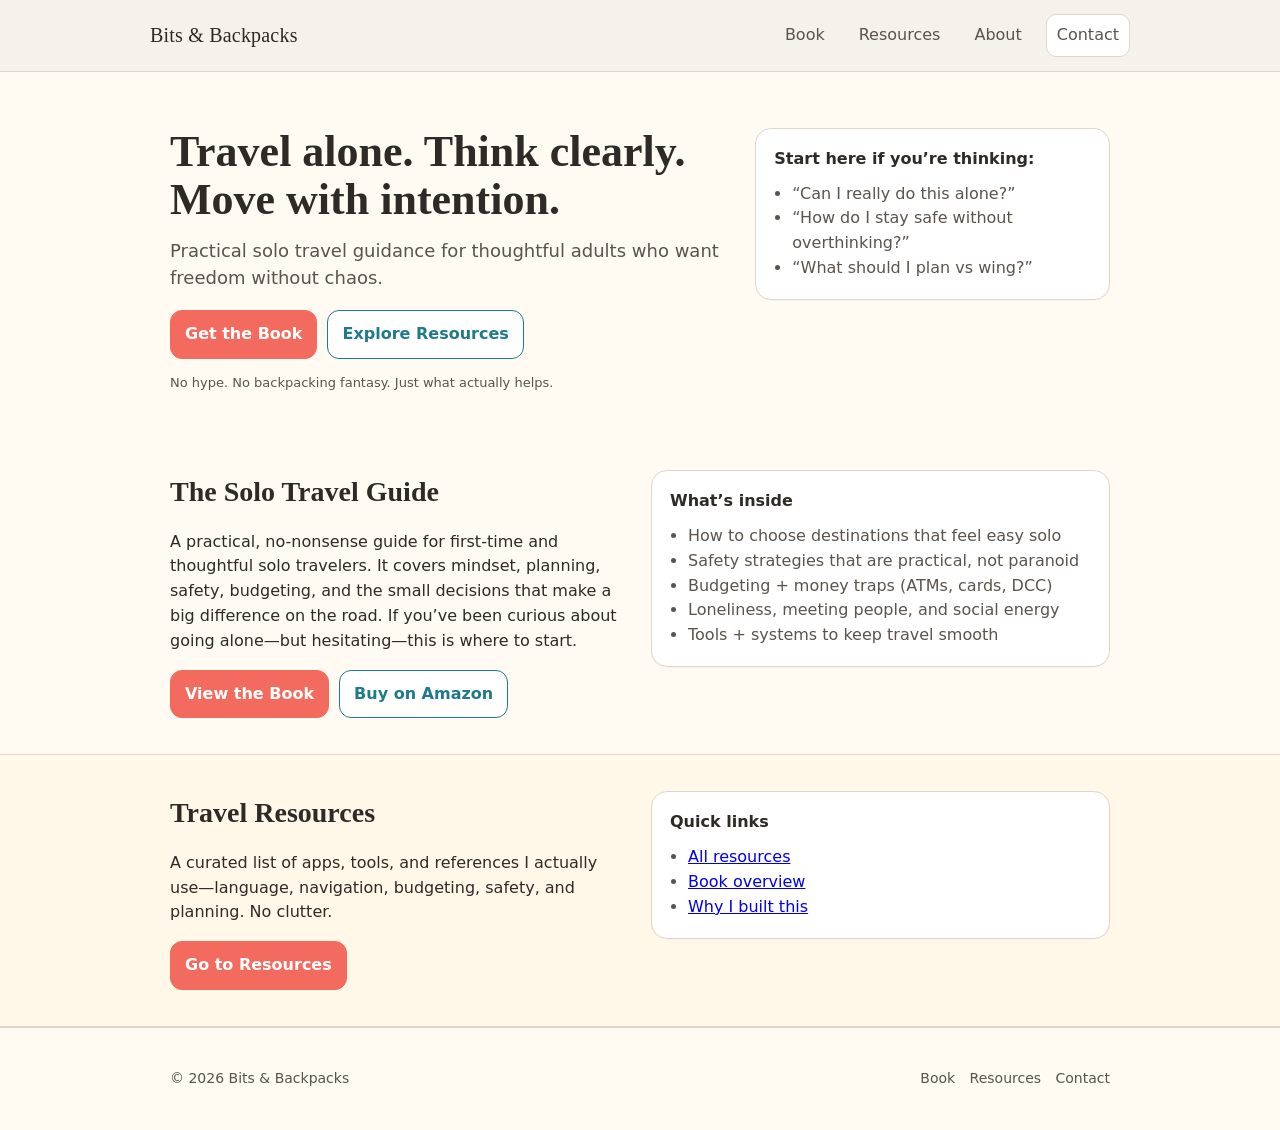
<file: index.html>
<!doctype html>
<html lang="en">
<head>
  <meta charset="utf-8" />
  <meta name="viewport" content="width=device-width, initial-scale=1" />
  <title>Bits & Backpacks | Practical Solo Travel</title>
  <meta name="description" content="Practical solo travel guidance for thoughtful adults—mindset, planning, safety, budgeting, and tools that actually help." />
  <link rel="stylesheet" href="styles.css" />
</head>

<body>
  <header class="site-header">
    <div class="container header-inner">
      <a class="brand" href="index.html">Bits &amp; Backpacks</a>

      <nav class="nav">
        <a href="book.html">Book</a>
        <a href="resources.html">Resources</a>
        <a href="about.html">About</a>
        <a href="contact.html" class="nav-cta">Contact</a>
      </nav>
    </div>
  </header>

  <main>
    <!-- HERO -->
    <section class="hero">
      <div class="container hero-inner">
        <div class="hero-copy">
          <h1>Travel alone. Think clearly. Move with intention.</h1>
          <p class="lead">
            Practical solo travel guidance for thoughtful adults who want freedom without chaos.
          </p>

          <div class="cta-row">
            <a class="btn btn-primary" href="book.html">Get the Book</a>
            <a class="btn btn-ghost" href="resources.html">Explore Resources</a>
          </div>

          <p class="fineprint">
            No hype. No backpacking fantasy. Just what actually helps.
          </p>
        </div>

        <div class="hero-card">
          <div class="card">
            <h3>Start here if you’re thinking:</h3>
            <ul>
              <li>“Can I really do this alone?”</li>
              <li>“How do I stay safe without overthinking?”</li>
              <li>“What should I plan vs wing?”</li>
            </ul>
          </div>
        </div>
      </div>
    </section>

    <!-- BOOK HIGHLIGHT -->
    <section class="section">
      <div class="container split">
        <div>
          <h2>The Solo Travel Guide</h2>
          <p>
            A practical, no-nonsense guide for first-time and thoughtful solo travelers. It covers mindset,
            planning, safety, budgeting, and the small decisions that make a big difference on the road.
            If you’ve been curious about going alone—but hesitating—this is where to start.
          </p>

          <div class="cta-row">
            <a class="btn btn-primary" href="book.html">View the Book</a>
            <!-- Replace # with your Amazon link when live -->
            <a class="btn btn-ghost" href="https://a.co/d/01X7CnLh" target="_blank" rel="noopener">Buy on Amazon</a>
          </div>

        </div>

        <div class="card">
          <h3>What’s inside</h3>
          <ul>
            <li>How to choose destinations that feel easy solo</li>
            <li>Safety strategies that are practical, not paranoid</li>
            <li>Budgeting + money traps (ATMs, cards, DCC)</li>
            <li>Loneliness, meeting people, and social energy</li>
            <li>Tools + systems to keep travel smooth</li>
          </ul>
        </div>
      </div>
    </section>

    <!-- RESOURCES TEASER -->
    <section class="section section-muted">
      <div class="container split">
        <div>
          <h2>Travel Resources</h2>
          <p>
            A curated list of apps, tools, and references I actually use—language, navigation, budgeting,
            safety, and planning. No clutter.
          </p>
          <a class="btn btn-primary" href="resources.html">Go to Resources</a>
        </div>

        <div class="card">
          <h3>Quick links</h3>
          <ul>
            <li><a href="resources.html">All resources</a></li>
            <li><a href="book.html">Book overview</a></li>
            <li><a href="about.html">Why I built this</a></li>
          </ul>
        </div>
      </div>
    </section>
  </main>

  <footer class="site-footer">
    <div class="container footer-inner">
      <p>© <span id="year"></span> Bits &amp; Backpacks</p>
      <div class="footer-links">
        <a href="book.html">Book</a>
        <a href="resources.html">Resources</a>
        <a href="contact.html">Contact</a>
      </div>
    </div>
  </footer>

  <script>
    document.getElementById("year").textContent = new Date().getFullYear();
  </script>
</body>
</html>
</file>
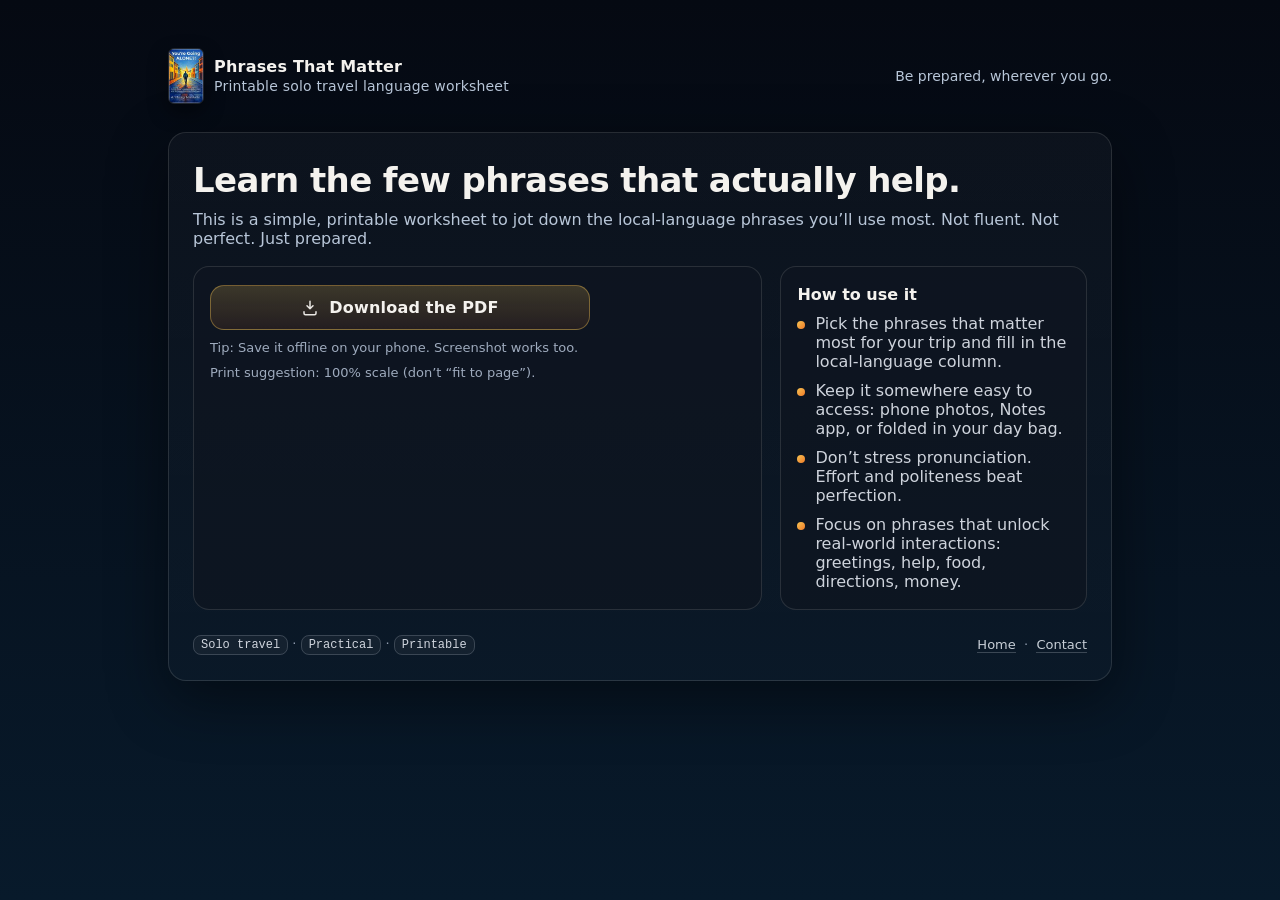
<file: phrases/index.html>
<!doctype html>
<html lang="en">
  <head>
    <meta charset="utf-8" />
    <meta name="viewport" content="width=device-width,initial-scale=1" />
    <meta
      name="description"
      content="Printable solo travel worksheet: Phrases That Matter."
    />
    <title>Phrases That Matter — Printable Worksheet</title>
    <style>
      :root {
        /* Cover-matched dark theme */
        --bg: #081a2b; /* deep navy */
        --card: #0f2b4a; /* card navy */
        --text: #f4f2ee; /* off-white */
        --muted: #b8c6d8; /* muted blue-gray */
        --line: rgba(244, 242, 238, 0.12);

        --accent: #f6c453; /* gold */
        --accent2: #f07a28; /* sunset orange */
        --accentBlue: #2a7fd6; /* sky blue */
        --accentBlue2: #1e5aa8; /* cobalt */
      }

      * {
        box-sizing: border-box;
      }
      html,
      body {
        height: 100%;
      }
      body {
        margin: 0;
        font-family:
          ui-sans-serif,
          system-ui,
          -apple-system,
          Segoe UI,
          Roboto,
          Arial,
          "Apple Color Emoji",
          "Segoe UI Emoji";
        color: var(--text);
        background: linear-gradient(180deg, #050912 0%, var(--bg) 100%);
      }
      a {
        color: inherit;
      }
      .wrap {
        max-width: 980px;
        margin: 0 auto;
        padding: 48px 18px 64px;
      }
      header {
        display: flex;
        align-items: center;
        justify-content: space-between;
        gap: 16px;
        margin-bottom: 28px;
      }
      .brand {
        display: flex;
        align-items: center;
        gap: 10px;
        letter-spacing: 0.2px;
      }
      .mark {
        height: 56px; /* control height only */
        width: auto; /* let width scale naturally */
        border-radius: 6px;
        display: block;
        box-shadow: 0 8px 20px rgba(0, 0, 0, 0.45);
        border: 1px solid rgba(244, 242, 238, 0.12);
      }
      .mark:before {
        content: none;
      }
      .brand strong {
        font-weight: 650;
      }
      .small {
        color: var(--muted);
        font-size: 14px;
        white-space: nowrap;
      }
      .hero {
        border: 1px solid var(--line);
        background: linear-gradient(
          180deg,
          rgba(255, 255, 255, 0.03),
          rgba(255, 255, 255, 0.015)
        );
        border-radius: 18px;
        padding: 28px 24px;
        box-shadow: 0 18px 60px rgba(0, 0, 0, 0.45);
        overflow: hidden;
        position: relative;
      }
      h1 {
        margin: 0 0 10px 0;
        font-size: 34px;
        letter-spacing: -0.6px;
        line-height: 1.15;
        color: #f4f2ee;
      }
      p {
        margin: 0 0 14px 0;
        color: var(--muted);
      }
      .grid {
        display: grid;
        grid-template-columns: 1.3fr 0.7fr;
        gap: 18px;
        margin-top: 18px;
      }
      @media (max-width: 860px) {
        .grid {
          grid-template-columns: 1fr;
        }
        header {
          flex-direction: column;
          align-items: flex-start;
        }
        .small {
          white-space: normal;
        }
      }
      .card {
        border: 1px solid var(--line);
        background: rgba(15, 22, 32, 0.72);
        border-radius: 16px;
        padding: 18px 16px;
      }
      .cta {
        display: flex;
        flex-direction: column;
        gap: 10px;
      }
      .btn {
        display: inline-flex;
        align-items: center;
        justify-content: center;
        gap: 10px;
        padding: 12px 14px;
        border-radius: 14px;
        border: 1px solid rgba(246, 196, 83, 0.38);
        background: linear-gradient(
          180deg,
          rgba(246, 196, 83, 0.2),
          rgba(240, 122, 40, 0.1)
        );

        text-decoration: none;
        font-weight: 650;
        letter-spacing: 0.2px;
        transition:
          transform 0.12s ease,
          background 0.12s ease,
          border-color 0.12s ease;
        width: 100%;
        max-width: 380px;
      }
      .btn:hover {
        transform: translateY(-1px);
        border-color: rgba(246, 196, 83, 0.6);
        box-shadow: 0 0 20px rgba(246, 196, 83, 0.25);
      }
      .btn:active {
        transform: translateY(0px);
      }
      .btn svg {
        width: 18px;
        height: 18px;
        opacity: 0.95;
      }
      .meta {
        font-size: 13px;
        color: rgba(167, 179, 198, 0.95);
      }
      .list {
        margin: 10px 0 0 0;
        padding: 0;
        list-style: none;
        display: grid;
        gap: 10px;
      }
      .list li {
        display: flex;
        gap: 10px;
        align-items: flex-start;
        color: rgba(233, 238, 246, 0.88);
      }
      .dot {
        margin-top: 7px;
        width: 8px;
        height: 8px;
        border-radius: 999px;
        background: linear-gradient(135deg, var(--accent), var(--accent2));
        flex: 0 0 auto;
      }
      footer {
        margin-top: 26px;
        color: rgba(167, 179, 198, 0.85);
        font-size: 13px;
        display: flex;
        flex-wrap: wrap;
        gap: 10px 18px;
        align-items: center;
        justify-content: space-between;
      }
      .links a {
        color: rgba(233, 238, 246, 0.85);
        text-decoration: none;
        border-bottom: 1px solid rgba(233, 238, 246, 0.22);
      }
      .links a:hover {
        border-bottom-color: rgba(246, 196, 83, 0.65);
      }
      .kbd {
        font-family:
          ui-monospace, SFMono-Regular, Menlo, Monaco, Consolas,
          "Liberation Mono", "Courier New", monospace;
        border: 1px solid rgba(233, 238, 246, 0.18);
        background: rgba(255, 255, 255, 0.04);
        padding: 2px 7px;
        border-radius: 8px;
        color: rgba(233, 238, 246, 0.88);
        font-size: 12px;
      }
    </style>
  </head>

  <body>
    <div class="wrap">
      <header>
        <div class="brand" aria-label="Site brand">
          <img
            class="mark"
            src="./cover-thumb.jpg"
            alt="You're Going Alone book cover thumbnail"
          />

          <div>
            <strong>Phrases That Matter</strong><br />
            <span class="small">Printable solo travel language worksheet</span>
          </div>
        </div>
        <div class="small">Be prepared, wherever you go.</div>
      </header>

      <main class="hero">
        <h1>Learn the few phrases that actually help.</h1>
        <p>
          This is a simple, printable worksheet to jot down the local-language
          phrases you’ll use most. Not fluent. Not perfect. Just prepared.
        </p>

        <div class="grid" role="region" aria-label="Download and instructions">
          <section class="card cta" aria-label="Download section">
            <a class="btn" href="./Phrases_That_Matter_Printable.pdf" download>
              <svg viewBox="0 0 24 24" fill="none" aria-hidden="true">
                <path
                  d="M12 3v10m0 0 4-4m-4 4-4-4"
                  stroke="currentColor"
                  stroke-width="2"
                  stroke-linecap="round"
                  stroke-linejoin="round"
                />
                <path
                  d="M4 17v2a2 2 0 0 0 2 2h12a2 2 0 0 0 2-2v-2"
                  stroke="currentColor"
                  stroke-width="2"
                  stroke-linecap="round"
                />
              </svg>
              Download the PDF
            </a>
            <div class="meta">
              Tip: Save it offline on your phone. Screenshot works too.
            </div>
            <div class="meta">
              Print suggestion: 100% scale (don’t “fit to page”).
            </div>
          </section>

          <section class="card" aria-label="How to use">
            <strong>How to use it</strong>
            <ul class="list">
              <li>
                <span class="dot" aria-hidden="true"></span
                ><span
                  >Pick the phrases that matter most for your trip and fill in
                  the local-language column.</span
                >
              </li>
              <li>
                <span class="dot" aria-hidden="true"></span
                ><span
                  >Keep it somewhere easy to access: phone photos, Notes app, or
                  folded in your day bag.</span
                >
              </li>
              <li>
                <span class="dot" aria-hidden="true"></span
                ><span
                  >Don’t stress pronunciation. Effort and politeness beat
                  perfection.</span
                >
              </li>
              <li>
                <span class="dot" aria-hidden="true"></span
                ><span
                  >Focus on phrases that unlock real-world interactions:
                  greetings, help, food, directions, money.</span
                >
              </li>
            </ul>
          </section>
        </div>

        <footer>
          <div>
            <span class="kbd">Solo travel</span> ·
            <span class="kbd">Practical</span> ·
            <span class="kbd">Printable</span>
          </div>
          <div class="links">
            <a href="./" aria-label="Reload page">Home</a>
            &nbsp;·&nbsp;
            <a
              href="mailto:AnthonyM@bitsandbackpacks.com"
              aria-label="Contact email"
              >Contact</a
            >
          </div>
        </footer>
      </main>
    </div>
  </body>
</html>
</file>
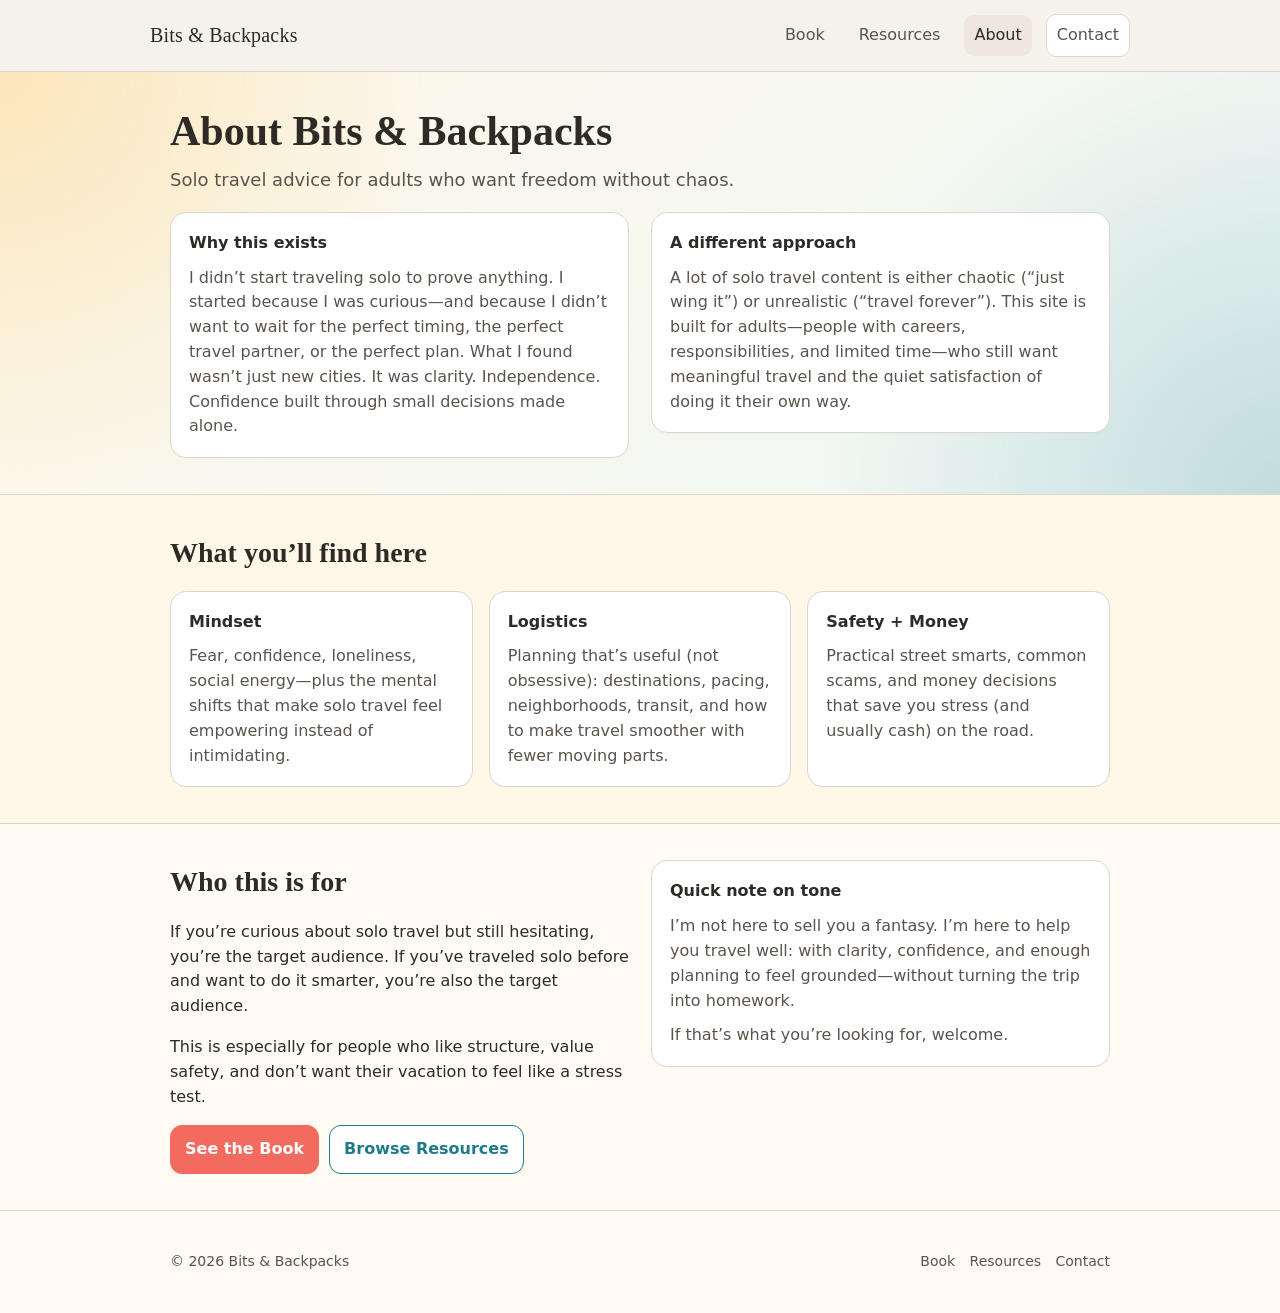
<file: about.html>
<!doctype html>
<html lang="en">
<head>
  <meta charset="utf-8" />
  <meta name="viewport" content="width=device-width, initial-scale=1" />
  <title>About | Bits & Backpacks</title>
  <meta name="description" content="Why Bits & Backpacks exists: practical solo travel guidance for thoughtful adults—mindset, planning, safety, and systems that work." />
  <link rel="stylesheet" href="styles.css" />
</head>

<body>
  <header class="site-header">
    <div class="container header-inner">
      <a class="brand" href="index.html">Bits &amp; Backpacks</a>

      <nav class="nav">
        <a href="book.html">Book</a>
        <a href="resources.html">Resources</a>
        <a class="active" href="about.html">About</a>
        <a href="contact.html" class="nav-cta">Contact</a>
      </nav>
    </div>
  </header>

  <main>
    <section class="section">
      <div class="container">
        <h1>About Bits &amp; Backpacks</h1>
        <p class="lead">
          Solo travel advice for adults who want freedom without chaos.
        </p>

        <div class="split" style="margin-top: 18px;">
          <div class="card">
            <h3>Why this exists</h3>
            <p>
              I didn’t start traveling solo to prove anything. I started because I was curious—and because
              I didn’t want to wait for the perfect timing, the perfect travel partner, or the perfect plan.
              What I found wasn’t just new cities. It was clarity. Independence. Confidence built through
              small decisions made alone.
            </p>
          </div>

          <div class="card">
            <h3>A different approach</h3>
            <p>
              A lot of solo travel content is either chaotic (“just wing it”) or unrealistic (“travel forever”).
              This site is built for adults—people with careers, responsibilities, and limited time—who still
              want meaningful travel and the quiet satisfaction of doing it their own way.
            </p>
          </div>
        </div>
      </div>
    </section>

    <section class="section section-muted">
      <div class="container">
        <h2>What you’ll find here</h2>

        <div class="grid-3">
          <div class="card">
            <h3>Mindset</h3>
            <p>
              Fear, confidence, loneliness, social energy—plus the mental shifts that make solo travel
              feel empowering instead of intimidating.
            </p>
          </div>

          <div class="card">
            <h3>Logistics</h3>
            <p>
              Planning that’s useful (not obsessive): destinations, pacing, neighborhoods, transit,
              and how to make travel smoother with fewer moving parts.
            </p>
          </div>

          <div class="card">
            <h3>Safety + Money</h3>
            <p>
              Practical street smarts, common scams, and money decisions that save you stress
              (and usually cash) on the road.
            </p>
          </div>
        </div>
      </div>
    </section>

    <section class="section">
      <div class="container split">
        <div>
          <h2>Who this is for</h2>
          <p>
            If you’re curious about solo travel but still hesitating, you’re the target audience.
            If you’ve traveled solo before and want to do it smarter, you’re also the target audience.
          </p>
          <p>
            This is especially for people who like structure, value safety, and don’t want their vacation
            to feel like a stress test.
          </p>

          <div class="cta-row">
            <a class="btn btn-primary" href="book.html">See the Book</a>
            <a class="btn btn-ghost" href="resources.html">Browse Resources</a>
          </div>
        </div>

        <div class="card">
          <h3>Quick note on tone</h3>
          <p>
            I’m not here to sell you a fantasy. I’m here to help you travel well: with clarity, confidence,
            and enough planning to feel grounded—without turning the trip into homework.
          </p>
          <p style="margin-top: 10px;">
            If that’s what you’re looking for, welcome.
          </p>
        </div>
      </div>
    </section>
  </main>

  <footer class="site-footer">
    <div class="container footer-inner">
      <p>© <span id="year"></span> Bits &amp; Backpacks</p>
      <div class="footer-links">
        <a href="book.html">Book</a>
        <a href="resources.html">Resources</a>
        <a href="contact.html">Contact</a>
      </div>
    </div>
  </footer>

  <script>
    document.getElementById("year").textContent = new Date().getFullYear();
  </script>
</body>
</html>
</file>
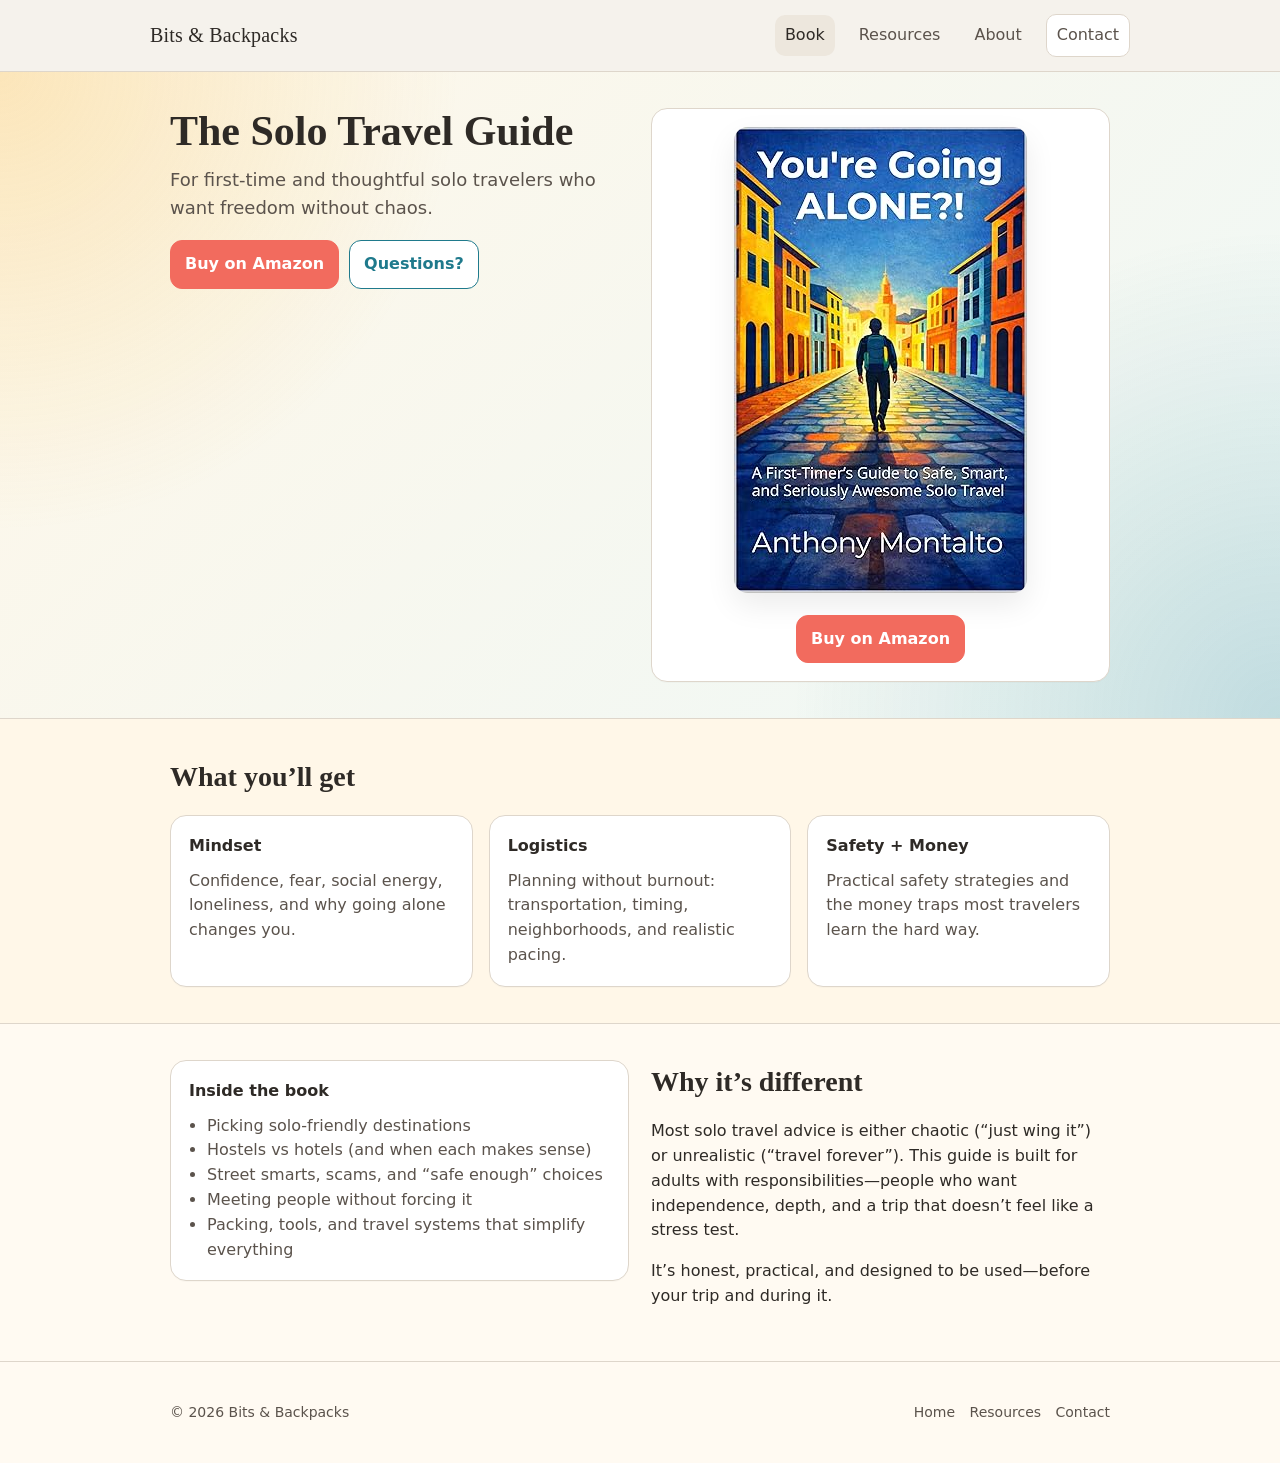
<file: book.html>
<!doctype html>
<html lang="en">
<head>
  <meta charset="utf-8" />
  <meta name="viewport" content="width=device-width, initial-scale=1" />
  <title>The Solo Travel Guide | Bits & Backpacks</title>
  <meta name="description" content="A practical solo travel guide covering mindset, safety, planning, budgeting, and tools that actually help." />
  <link rel="stylesheet" href="styles.css" />
</head>

<body>
  <header class="site-header">
    <div class="container header-inner">
      <a class="brand" href="index.html">Bits &amp; Backpacks</a>
      <nav class="nav">
        <a class="active" href="book.html">Book</a>
        <a href="resources.html">Resources</a>
        <a href="about.html">About</a>
        <a href="contact.html" class="nav-cta">Contact</a>
      </nav>
    </div>
  </header>

  <main>
    <section class="section">
      <div class="container split">
        <div>
          <h1>The Solo Travel Guide</h1>
          <p class="lead">
            For first-time and thoughtful solo travelers who want freedom without chaos.
          </p>

          <div class="cta-row">
            <!-- Replace # with your Amazon link when live -->
            <a class="btn btn-primary" href="https://a.co/d/01X7CnLh" target="_blank" rel="noopener">Buy on Amazon</a>
            <a class="btn btn-ghost" href="contact.html">Questions?</a>
          </div>

        </div>

<div class="card" style="text-align:center;">
    <a href="https://a.co/d/0hOnALBS" 
     target="_blank" 
    rel="noopener">
  <img 
    src="images/solo-travel-guide-cover.jpg" 
    alt="The Solo Travel Guide book cover"
    class="book-cover"
  />
  </a>
  <div class="cta-row" style="justify-content:center; margin-top:14px;">
    <a class="btn btn-primary" 
       href="https://a.co/d/0hOnALBS" 
       target="_blank" 
       rel="noopener">
       Buy on Amazon
    </a>
  </div>
</div>

    </section>

    <section class="section section-muted">
      <div class="container">
        <h2>What you’ll get</h2>
        <div class="grid-3">
          <div class="card">
            <h3>Mindset</h3>
            <p>Confidence, fear, social energy, loneliness, and why going alone changes you.</p>
          </div>
          <div class="card">
            <h3>Logistics</h3>
            <p>Planning without burnout: transportation, timing, neighborhoods, and realistic pacing.</p>
          </div>
          <div class="card">
            <h3>Safety + Money</h3>
            <p>Practical safety strategies and the money traps most travelers learn the hard way.</p>
          </div>
        </div>
      </div>
    </section>

    <section class="section">
      <div class="container split">
        <div class="card">
          <h3>Inside the book</h3>
          <ul>
            <li>Picking solo-friendly destinations</li>
            <li>Hostels vs hotels (and when each makes sense)</li>
            <li>Street smarts, scams, and “safe enough” choices</li>
            <li>Meeting people without forcing it</li>
            <li>Packing, tools, and travel systems that simplify everything</li>
          </ul>
        </div>

        <div>
          <h2>Why it’s different</h2>
          <p>
            Most solo travel advice is either chaotic (“just wing it”) or unrealistic (“travel forever”).
            This guide is built for adults with responsibilities—people who want independence, depth,
            and a trip that doesn’t feel like a stress test.
          </p>
          <p>
            It’s honest, practical, and designed to be used—before your trip and during it.
          </p>
        </div>
      </div>
    </section>
  </main>

  <footer class="site-footer">
    <div class="container footer-inner">
      <p>© <span id="year"></span> Bits &amp; Backpacks</p>
      <div class="footer-links">
        <a href="index.html">Home</a>
        <a href="resources.html">Resources</a>
        <a href="contact.html">Contact</a>
      </div>
    </div>
  </footer>

  <script>
    document.getElementById("year").textContent = new Date().getFullYear();
  </script>
</body>
</html>
</file>
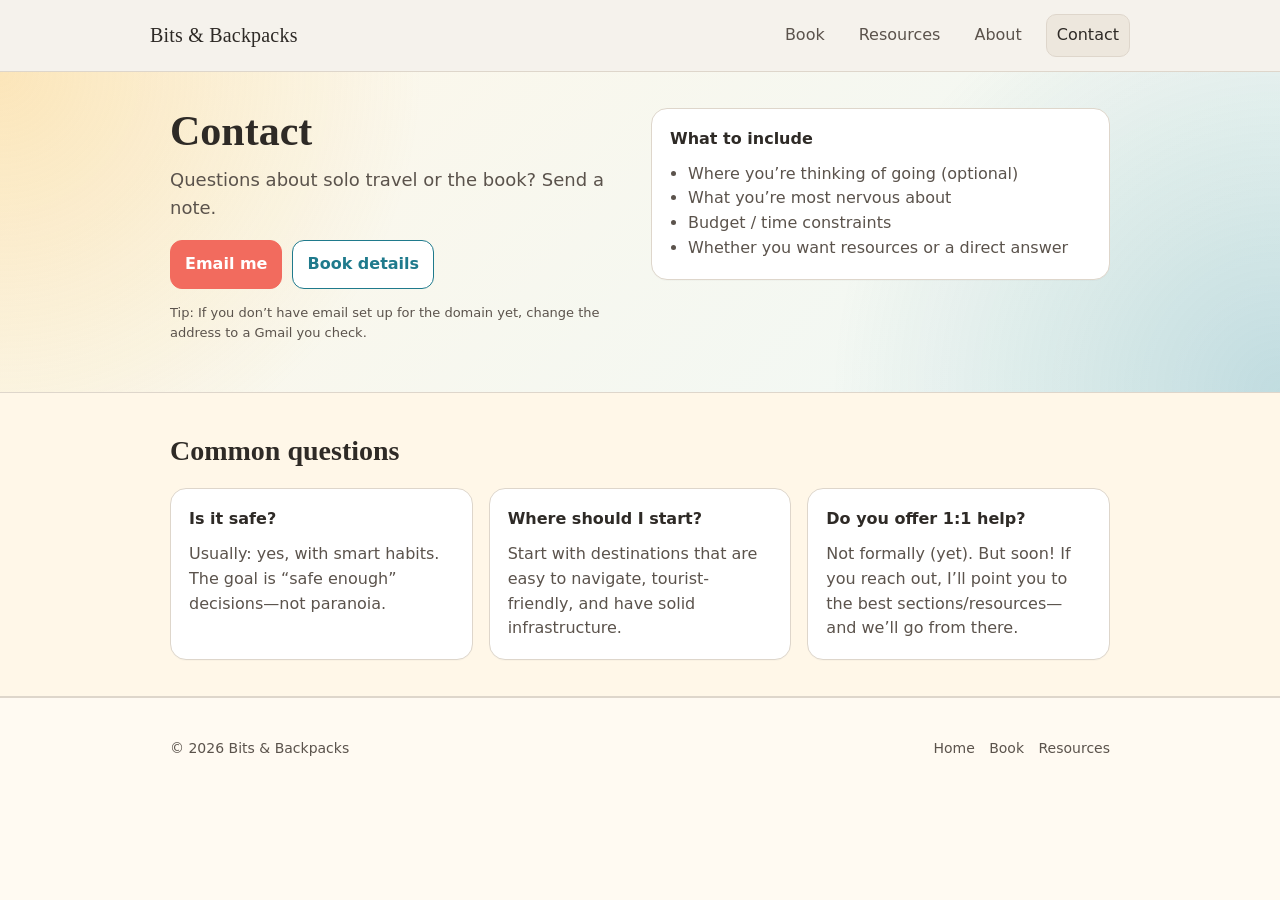
<file: contact.html>
<!doctype html>
<html lang="en">
<head>
  <meta charset="utf-8" />
  <meta name="viewport" content="width=device-width, initial-scale=1" />
  <title>Contact | Bits & Backpacks</title>
  <meta name="description" content="Contact Bits & Backpacks—questions about solo travel, the book, or resources." />
  <link rel="stylesheet" href="styles.css" />
</head>

<body>
  <header class="site-header">
    <div class="container header-inner">
      <a class="brand" href="index.html">Bits &amp; Backpacks</a>

      <nav class="nav">
        <a href="book.html">Book</a>
        <a href="resources.html">Resources</a>
        <a href="about.html">About</a>
        <a class="active nav-cta" href="contact.html">Contact</a>
      </nav>
    </div>
  </header>

  <main>
    <section class="section">
      <div class="container split">
        <div>
          <h1>Contact</h1>
          <p class="lead">
            Questions about solo travel or the book? Send a note.
          </p>

          <div class="cta-row">
            <!-- Replace with your real email -->
            <a class="btn btn-primary" href="mailto:anthonym@bitsandbackpacks.com?subject=Bits%20%26%20Backpacks%20Question">
              Email me
            </a>
            <a class="btn btn-ghost" href="book.html">Book details</a>
          </div>

          <p class="fineprint">
            Tip: If you don’t have email set up for the domain yet, change the address to a Gmail you check.
          </p>
        </div>

        <div class="card">
          <h3>What to include</h3>
          <ul>
            <li>Where you’re thinking of going (optional)</li>
            <li>What you’re most nervous about</li>
            <li>Budget / time constraints</li>
            <li>Whether you want resources or a direct answer</li>
          </ul>
        </div>
      </div>
    </section>

    <section class="section section-muted">
      <div class="container">
        <h2>Common questions</h2>

        <div class="grid-3">
          <div class="card">
            <h3>Is it safe?</h3>
            <p>
              Usually: yes, with smart habits. The goal is “safe enough” decisions—not paranoia.
            </p>
          </div>

          <div class="card">
            <h3>Where should I start?</h3>
            <p>
              Start with destinations that are easy to navigate, tourist-friendly, and have solid infrastructure.
            </p>
          </div>

          <div class="card">
            <h3>Do you offer 1:1 help?</h3>
            <p>
              Not formally (yet). But soon! If you reach out, I’ll point you to the best sections/resources—and we’ll go from there.
            </p>
          </div>
        </div>
      </div>
    </section>
  </main>

  <footer class="site-footer">
    <div class="container footer-inner">
      <p>© <span id="year"></span> Bits &amp; Backpacks</p>
      <div class="footer-links">
        <a href="index.html">Home</a>
        <a href="book.html">Book</a>
        <a href="resources.html">Resources</a>
      </div>
    </div>
  </footer>

  <script>
    document.getElementById("year").textContent = new Date().getFullYear();
  </script>
</body>
</html>
</file>
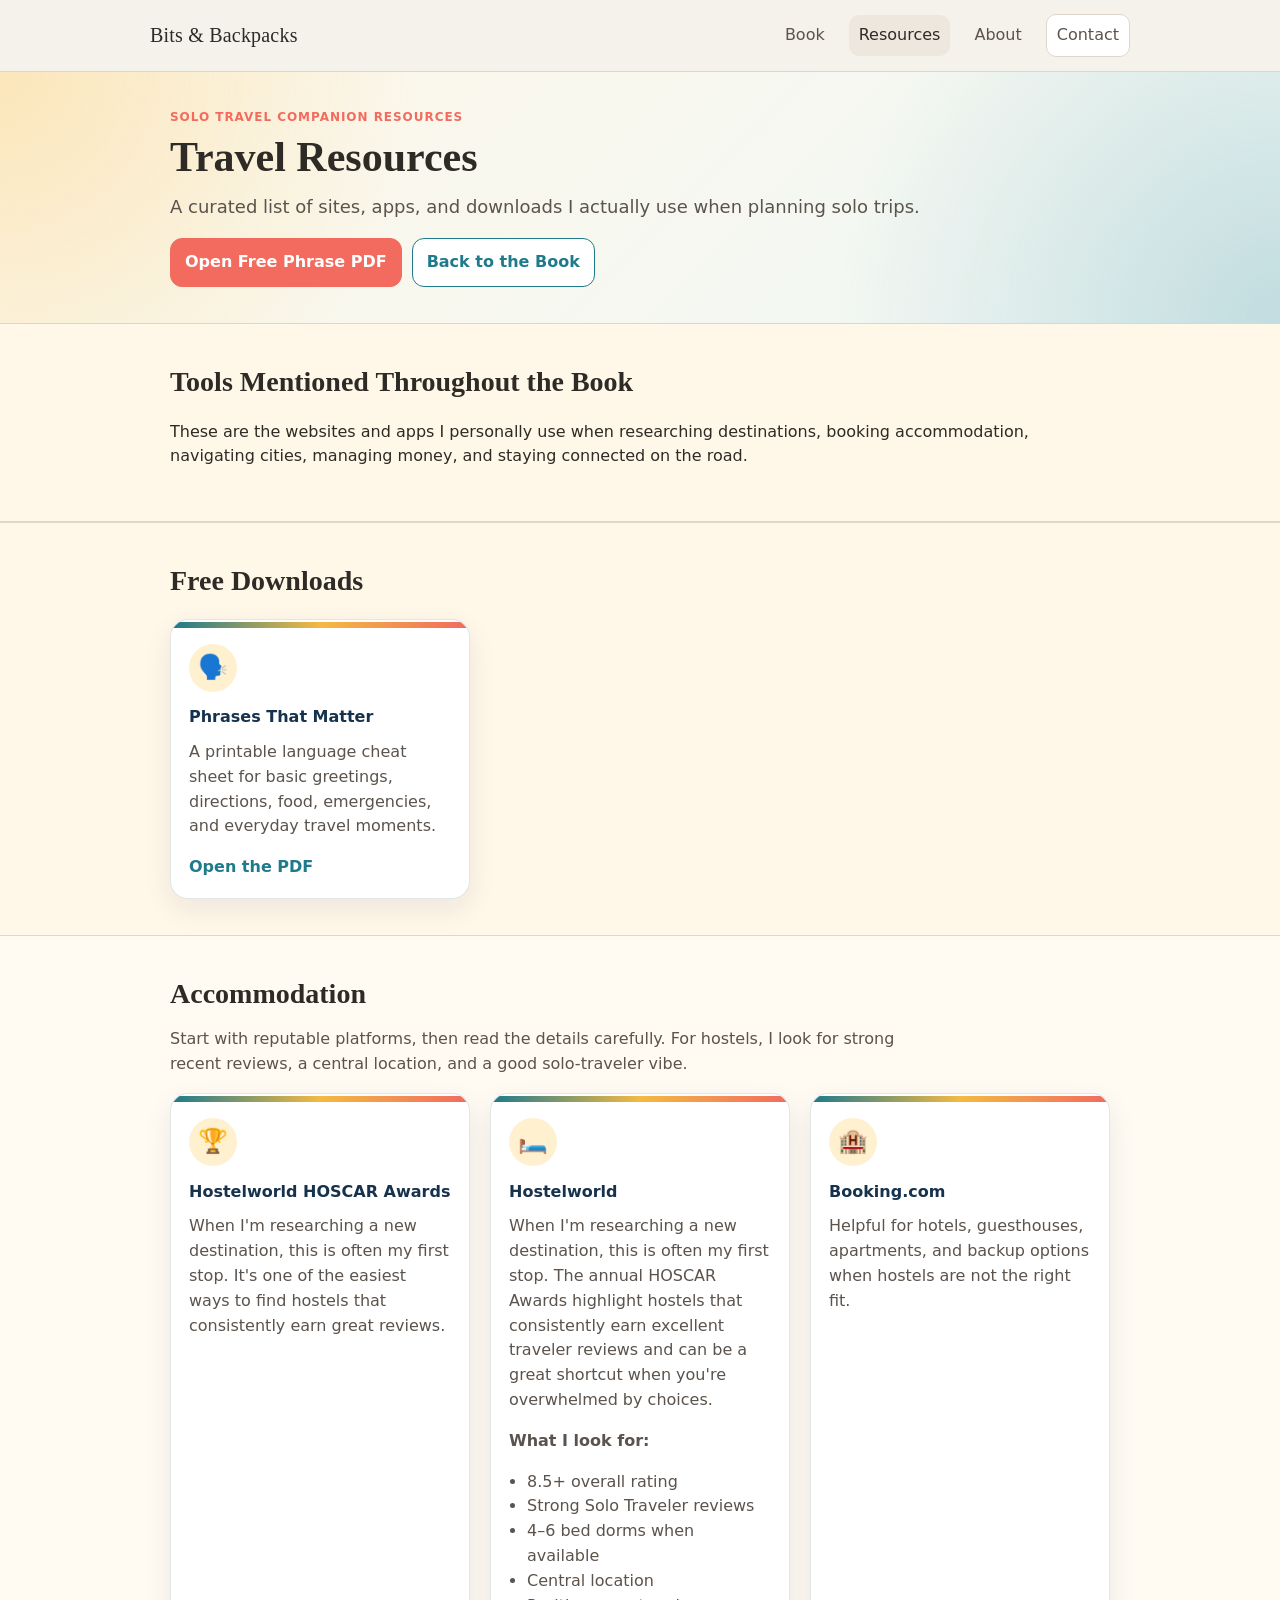
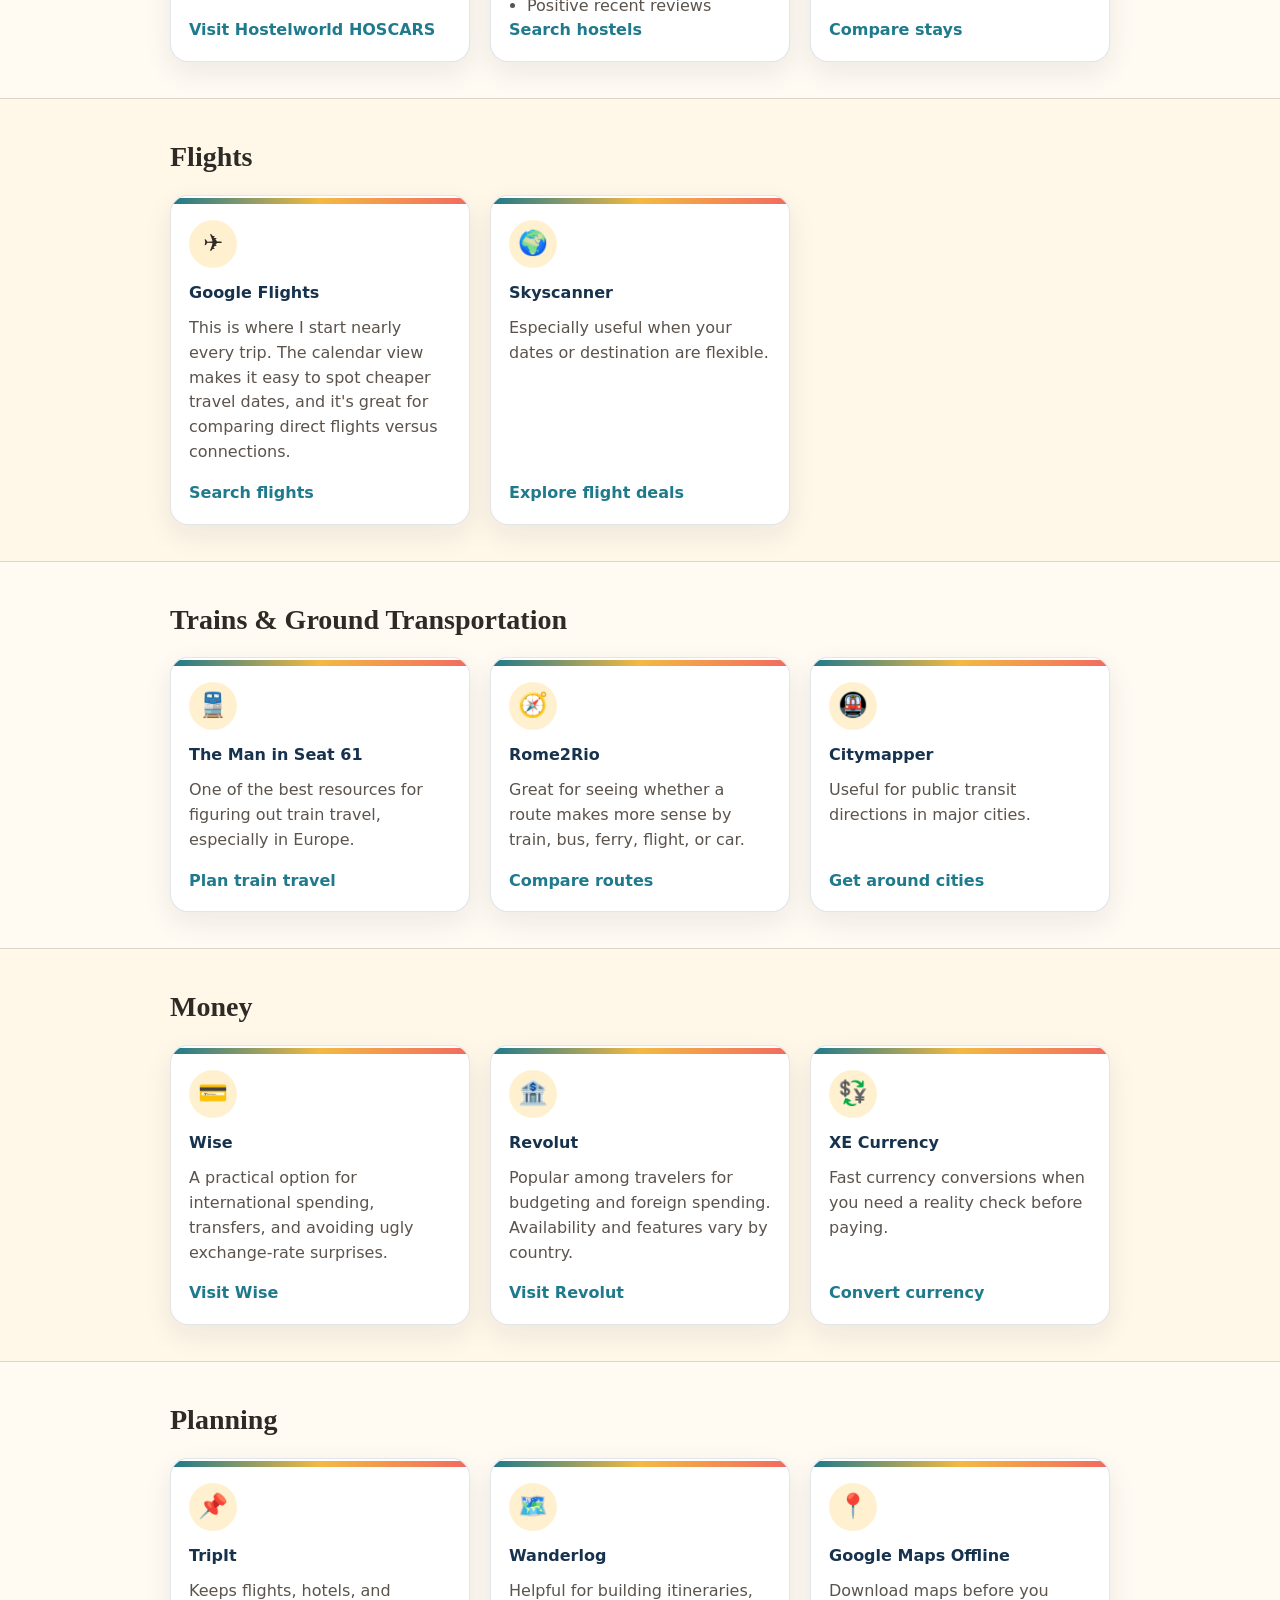
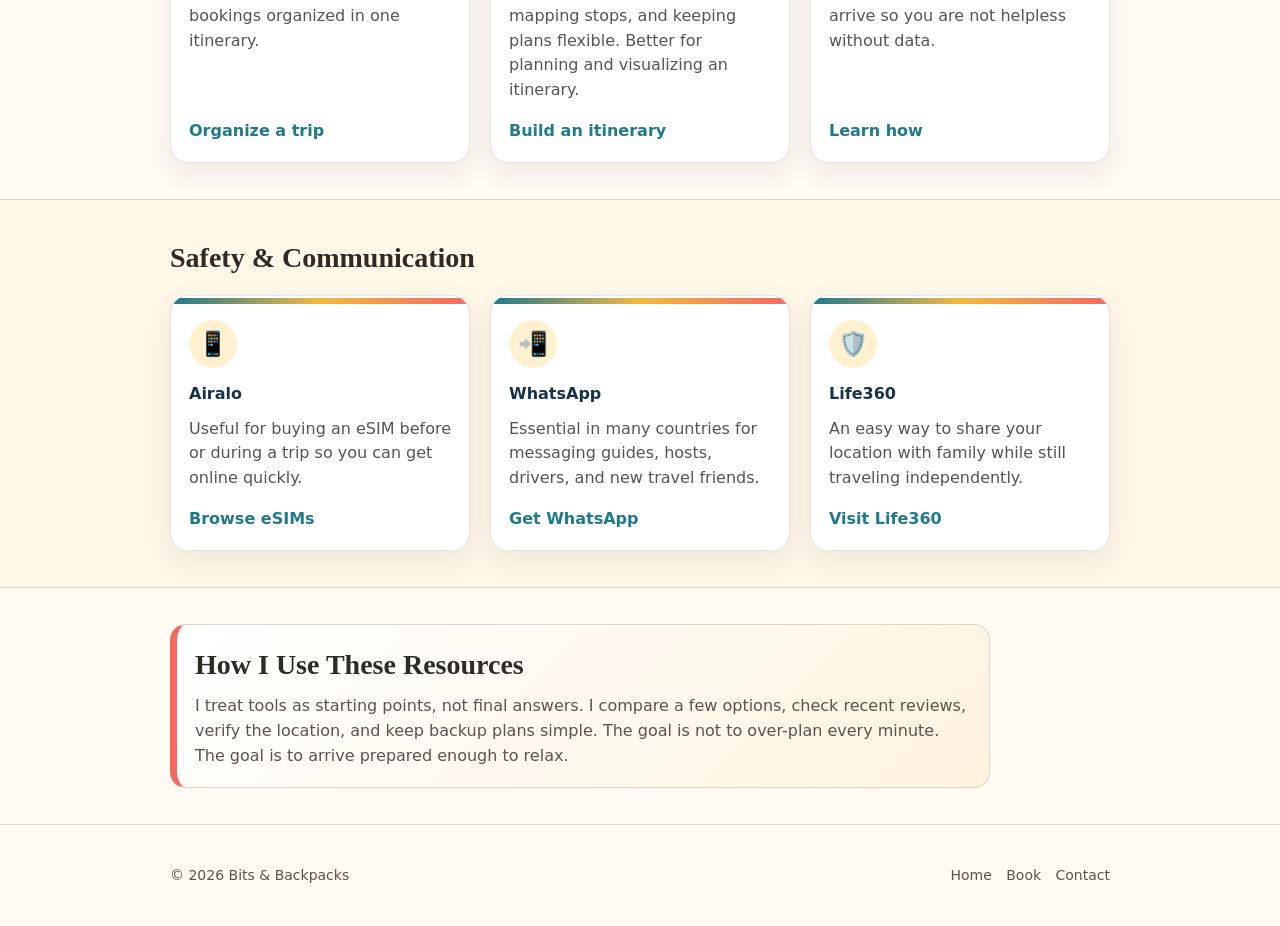
<file: resources.html>
<!doctype html>
<html lang="en">
  <head>
    <meta charset="utf-8" />
    <meta name="viewport" content="width=device-width, initial-scale=1" />
    <title>Resources | Bits &amp; Backpacks</title>
    <meta
      name="description"
      content="Curated solo travel resources from Bits & Backpacks, including hostels, flights, trains, money, planning, safety, and free downloads."
    />
    <link rel="stylesheet" href="styles.css" />
  </head>

  <body>
    <header class="site-header">
      <div class="container header-inner">
        <a class="brand" href="index.html">Bits &amp; Backpacks</a>
        <nav class="nav">
          <a href="book.html">Book</a>
          <a class="active" href="resources.html">Resources</a>
          <a href="about.html">About</a>
          <a href="contact.html" class="nav-cta">Contact</a>
        </nav>
      </div>
    </header>

    <main>
      <section class="section">
        <div class="container">
          <p class="eyebrow">Solo Travel Companion Resources</p>
          <h1>Travel Resources</h1>
          <p class="lead">
            A curated list of sites, apps, and downloads I actually use when
            planning solo trips.
          </p>

          <div class="cta-row">
            <a
              class="btn btn-primary"
              href="/phrases/index.html"
              target="_blank"
              rel="noopener"
            >
              Open Free Phrase PDF
            </a>
            <a class="btn btn-ghost" href="book.html">Back to the Book</a>
          </div>
        </div>
      </section>

      <section class="section section-muted">
        <div class="container">
          <h2>Tools Mentioned Throughout the Book</h2>
          <div>
            <p>
              These are the websites and apps I personally use when researching
              destinations, booking accommodation, navigating cities, managing
              money, and staying connected on the road.
            </p>
          </div>
        </div>
      </section>

      <section class="section section-muted">
        <div class="container">
          <h2>Free Downloads</h2>
          <div class="resource-grid">
            <article class="card resource-card">
              <div class="resource-icon" aria-hidden="true">🗣️</div>
              <h3>Phrases That Matter</h3>
              <p>
                A printable language cheat sheet for basic greetings,
                directions, food, emergencies, and everyday travel moments.
              </p>
              <a href="/phrases/index.html" target="_blank" rel="noopener"
                >Open the PDF</a
              >
            </article>
          </div>
        </div>
      </section>

      <section class="section">
        <div class="container">
          <h2>Accommodation</h2>
          <p class="section-intro">
            Start with reputable platforms, then read the details carefully. For
            hostels, I look for strong recent reviews, a central location, and a
            good solo-traveler vibe.
          </p>
          <div class="resource-grid">
            <article class="card resource-card">
              <div class="resource-icon" aria-hidden="true">🏆</div>
              <h3>Hostelworld HOSCAR Awards</h3>
              <p>
                When I'm researching a new destination, this is often my first
                stop. It's one of the easiest ways to find hostels that consistently earn great reviews.
              </p>
              <a
                href="https://global.hostelworld.com/hoscars"
                target="_blank"
                rel="noopener"
                >Visit Hostelworld HOSCARS</a
              >
            </article>
            <article class="card resource-card">
              <div class="resource-icon" aria-hidden="true">🛏️</div>
              <h3>Hostelworld</h3>
              <p>
                When I'm researching a new destination, this is often my first
                stop. The annual HOSCAR Awards highlight hostels that
                consistently earn excellent traveler reviews and can be a great
                shortcut when you're overwhelmed by choices.
              </p>

              <p><strong>What I look for:</strong></p>
              <ul>
                <li>8.5+ overall rating</li>
                <li>Strong Solo Traveler reviews</li>
                <li>4–6 bed dorms when available</li>
                <li>Central location</li>
                <li>Positive recent reviews</li>
              </ul>
              <a
                href="https://www.hostelworld.com"
                target="_blank"
                rel="noopener"
                >Search hostels</a
              >
            </article>
            <article class="card resource-card">
              <div class="resource-icon" aria-hidden="true">🏨</div>
              <h3>Booking.com</h3>
              <p>
                Helpful for hotels, guesthouses, apartments, and backup options
                when hostels are not the right fit.
              </p>
              <a href="https://www.booking.com" target="_blank" rel="noopener"
                >Compare stays</a
              >
            </article>
          </div>
        </div>
      </section>

      <section class="section section-muted">
        <div class="container">
          <h2>Flights</h2>
          <div class="resource-grid">
            <article class="card resource-card">
              <div class="resource-icon" aria-hidden="true">✈️</div>
              <h3>Google Flights</h3>
              <p>
                This is where I start nearly every trip. The calendar view makes
                it easy to spot cheaper travel dates, and it's great for
                comparing direct flights versus connections.
              </p>
              <a
                href="https://www.google.com/travel/flights"
                target="_blank"
                rel="noopener"
                >Search flights</a
              >
            </article>
            <article class="card resource-card">
              <div class="resource-icon" aria-hidden="true">🌍</div>
              <h3>Skyscanner</h3>
              <p>
                Especially useful when your dates or destination are flexible.
              </p>
              <a
                href="https://www.skyscanner.com"
                target="_blank"
                rel="noopener"
                >Explore flight deals</a
              >
            </article>
          </div>
        </div>
      </section>

      <section class="section">
        <div class="container">
          <h2>Trains &amp; Ground Transportation</h2>
          <div class="resource-grid">
            <article class="card resource-card">
              <div class="resource-icon" aria-hidden="true">🚆</div>
              <h3>The Man in Seat 61</h3>
              <p>
                One of the best resources for figuring out train travel,
                especially in Europe.
              </p>
              <a href="https://www.seat61.com" target="_blank" rel="noopener"
                >Plan train travel</a
              >
            </article>
            <article class="card resource-card">
              <div class="resource-icon" aria-hidden="true">🧭</div>
              <h3>Rome2Rio</h3>
              <p>
                Great for seeing whether a route makes more sense by train, bus,
                ferry, flight, or car.
              </p>
              <a href="https://www.rome2rio.com" target="_blank" rel="noopener"
                >Compare routes</a
              >
            </article>
            <article class="card resource-card">
              <div class="resource-icon" aria-hidden="true">🚇</div>
              <h3>Citymapper</h3>
              <p>Useful for public transit directions in major cities.</p>
              <a href="https://citymapper.com" target="_blank" rel="noopener"
                >Get around cities</a
              >
            </article>
          </div>
        </div>
      </section>

      <section class="section section-muted">
        <div class="container">
          <h2>Money</h2>
          <div class="resource-grid">
            <article class="card resource-card">
              <div class="resource-icon" aria-hidden="true">💳</div>
              <h3>Wise</h3>
              <p>
                A practical option for international spending, transfers, and
                avoiding ugly exchange-rate surprises.
              </p>
              <a href="https://wise.com" target="_blank" rel="noopener"
                >Visit Wise</a
              >
            </article>
            <article class="card resource-card">
              <div class="resource-icon" aria-hidden="true">🏦</div>
              <h3>Revolut</h3>
              <p>
                Popular among travelers for budgeting and foreign spending. Availability and features vary by country.
              </p>
              <a href="https://www.revolut.com" target="_blank" rel="noopener"
                >Visit Revolut</a
              >
            </article>
            <article class="card resource-card">
              <div class="resource-icon" aria-hidden="true">💱</div>
              <h3>XE Currency</h3>
              <p>
                Fast currency conversions when you need a reality check before
                paying.
              </p>
              <a
                href="https://www.xe.com/currencyconverter/"
                target="_blank"
                rel="noopener"
                >Convert currency</a
              >
            </article>
          </div>
        </div>
      </section>

      <section class="section">
        <div class="container">
          <h2>Planning</h2>
          <div class="resource-grid">
            <article class="card resource-card">
              <div class="resource-icon" aria-hidden="true">📌</div>
              <h3>TripIt</h3>
              <p>
                Keeps flights, hotels, and bookings organized in one itinerary.
              </p>
              <a href="https://www.tripit.com" target="_blank" rel="noopener"
                >Organize a trip</a
              >
            </article>
            <article class="card resource-card">
              <div class="resource-icon" aria-hidden="true">🗺️</div>
              <h3>Wanderlog</h3>
              <p>
                Helpful for building itineraries, mapping stops, and keeping
                plans flexible. Better for planning and visualizing an itinerary.
              </p>
              <a href="https://wanderlog.com" target="_blank" rel="noopener"
                >Build an itinerary</a
              >
            </article>
            <article class="card resource-card">
              <div class="resource-icon" aria-hidden="true">📍</div>
              <h3>Google Maps Offline</h3>
              <p>
                Download maps before you arrive so you are not helpless without
                data.
              </p>
              <a
                href="https://support.google.com/maps/answer/6291838"
                target="_blank"
                rel="noopener"
                >Learn how</a
              >
            </article>
          </div>
        </div>
      </section>

      <section class="section section-muted">
        <div class="container">
          <h2>Safety &amp; Communication</h2>
          <div class="resource-grid">
            <article class="card resource-card">
              <div class="resource-icon" aria-hidden="true">📱</div>
              <h3>Airalo</h3>
              <p>
                Useful for buying an eSIM before or during a trip so you can get
                online quickly.
              </p>
              <a href="https://www.airalo.com" target="_blank" rel="noopener"
                >Browse eSIMs</a
              >
            </article>
            <article class="card resource-card">
              <div class="resource-icon" aria-hidden="true">📲</div>
              <h3>WhatsApp</h3>
              <p>
                Essential in many countries for messaging guides, hosts,
                drivers, and new travel friends.
              </p>
              <a href="https://www.whatsapp.com" target="_blank" rel="noopener"
                >Get WhatsApp</a
              >
            </article>
            <article class="card resource-card">
              <div class="resource-icon" aria-hidden="true">🛡️</div>
              <h3>Life360</h3>
              <p>
                An easy way to share your location with family while still
                traveling independently.
              </p>
              <a href="https://www.life360.com" target="_blank" rel="noopener"
                >Visit Life360</a
              >
            </article>
          </div>
        </div>
      </section>

      <section class="section">
        <div class="container">
          <div class="card tip-card">
            <h2>How I Use These Resources</h2>
            <p>
              I treat tools as starting points, not final answers. I compare a
              few options, check recent reviews, verify the location, and keep
              backup plans simple. The goal is not to over-plan every minute.
              The goal is to arrive prepared enough to relax.
            </p>
          </div>
        </div>
      </section>
    </main>

    <footer class="site-footer">
      <div class="container footer-inner">
        <p>© <span id="year"></span> Bits &amp; Backpacks</p>
        <div class="footer-links">
          <a href="index.html">Home</a>
          <a href="book.html">Book</a>
          <a href="contact.html">Contact</a>
        </div>
      </div>
    </footer>

    <script>
      document.getElementById("year").textContent = new Date().getFullYear();
    </script>
  </body>
</html>
</file>
<file: styles.css>
:root{
  --bg: #f4f1ec;
  --surface: #ffffff;
  --muted: #ede7dd;
  --text: #2e2a26;
  --subtext: #5b534c;
  --border: #ded6cb;
  --accent: #6b4f3b;   /* warm brown */
  --accent2: #2f3a3a;  /* deep slate for contrast */
}

*{ box-sizing: border-box; }

body{
  margin:0;
  font-family: system-ui, -apple-system, Segoe UI, Roboto, Arial, sans-serif;
  background: var(--bg);
  color: var(--text);
  line-height: 1.55;
}

.container{
  max-width: 980px;
  margin: 0 auto;
  padding: 0 20px;
}

.site-header{
  position: sticky;
  top: 0;
  background: rgba(244,241,236,0.9);
  backdrop-filter: blur(8px);
  border-bottom: 1px solid var(--border);
  z-index: 10;
}

.header-inner{
  display:flex;
  align-items:center;
  justify-content: space-between;
  padding: 14px 0;
  gap: 16px;
}

.brand{
  font-family: Georgia, "Times New Roman", serif;
  font-size: 20px;
  text-decoration: none;
  color: var(--text);
  letter-spacing: 0.2px;
}

.nav{
  display:flex;
  align-items:center;
  gap: 14px;
  flex-wrap: wrap;
}

.nav a{
  text-decoration:none;
  color: var(--subtext);
  padding: 8px 10px;
  border-radius: 10px;
}

.nav a:hover{ background: var(--muted); color: var(--text); }
.nav a.active{ background: var(--muted); color: var(--text); }

.nav-cta{
  border: 1px solid var(--border);
  background: var(--surface);
}

.hero{
  padding: 56px 0 28px;
}

.hero-inner{
  display:grid;
  grid-template-columns: 1.35fr 0.85fr;
  gap: 22px;
  align-items: start;
}

.hero h1{
  font-family: Georgia, "Times New Roman", serif;
  font-size: 44px;
  line-height: 1.1;
  margin: 0 0 12px;
}

.lead{
  font-size: 18px;
  color: var(--subtext);
  margin: 0 0 18px;
}

.fineprint{
  color: var(--subtext);
  font-size: 13px;
  margin-top: 14px;
}

.section{
  padding: 36px 0;
}

.section-muted{
  background: linear-gradient(0deg, rgba(237,231,221,0.9), rgba(237,231,221,0.9));
  border-top: 1px solid var(--border);
  border-bottom: 1px solid var(--border);
}

.split{
  display:grid;
  grid-template-columns: 1fr 1fr;
  gap: 22px;
  align-items: start;
}

.grid-3{
  display:grid;
  grid-template-columns: repeat(3, 1fr);
  gap: 16px;
  margin-top: 16px;
}

.card{
  background: var(--surface);
  border: 1px solid var(--border);
  border-radius: 16px;
  padding: 18px;
  box-shadow: 0 1px 0 rgba(0,0,0,0.02);
}

.card h3{
  margin: 0 0 10px;
  font-size: 16px;
}

.card ul{
  margin: 0;
  padding-left: 18px;
  color: var(--subtext);
}

.card p{
  margin: 0;
  color: var(--subtext);
}

.cta-row{
  display:flex;
  gap: 10px;
  flex-wrap: wrap;
  margin-top: 14px;
}

.btn{
  display:inline-block;
  text-decoration:none;
  padding: 11px 14px;
  border-radius: 12px;
  border: 1px solid var(--border);
  background: var(--surface);
  color: var(--text);
  font-weight: 600;
}

.btn-primary{
  background: var(--accent);
  border-color: var(--accent);
  color: #fff;
}

.btn-primary:hover{ filter: brightness(0.95); }

.btn-ghost:hover{
  background: var(--muted);
}

.book-cover {
  max-width: 320px;
  margin: 0 auto;
  border-radius: 14px;
  box-shadow: 0 12px 30px rgba(0,0,0,0.08);
}

.site-footer{
  padding: 26px 0;
  border-top: 1px solid var(--border);
}

.footer-inner{
  display:flex;
  justify-content: space-between;
  align-items:center;
  gap: 12px;
  flex-wrap: wrap;
  color: var(--subtext);
  font-size: 14px;
}

.footer-links a{
  color: var(--subtext);
  text-decoration:none;
  margin-left: 10px;
}

.footer-links a:hover{ text-decoration: underline; }

/* Responsive */
@media (max-width: 880px){
  .hero-inner{ grid-template-columns: 1fr; }
  .split{ grid-template-columns: 1fr; }
  .grid-3{ grid-template-columns: 1fr; }
  .hero h1{ font-size: 36px; }
}

.eyebrow{
  color: var(--accent);
  font-weight: 700;
  letter-spacing: 0.08em;
  text-transform: uppercase;
  font-size: 12px;
  margin: 0 0 8px;
}

.section h1,
.section h2{
  font-family: Georgia, "Times New Roman", serif;
  margin-top: 0;
}

.section h1{
  font-size: 42px;
  line-height: 1.1;
  margin-bottom: 12px;
}

.section h2{
  font-size: 28px;
  margin-bottom: 12px;
}

.section-intro{
  max-width: 760px;
  color: var(--subtext);
  margin: 0 0 16px;
}

.resource-grid{
  display:grid;
  grid-template-columns: repeat(3, 1fr);
  gap: 16px;
  margin-top: 16px;
}

.resource-card{
  display:flex;
  flex-direction: column;
  min-height: 220px;
}

.resource-icon{
  width: 42px;
  height: 42px;
  display:flex;
  align-items:center;
  justify-content:center;
  border-radius: 12px;
  background: var(--muted);
  margin-bottom: 12px;
  font-size: 22px;
}

.resource-card p{
  margin-bottom: 16px;
}

.resource-card a{
  margin-top: auto;
  color: var(--accent);
  font-weight: 700;
  text-decoration: none;
}

.resource-card a:hover{
  text-decoration: underline;
}

.tip-card{
  max-width: 820px;
}

.tip-card h2{
  margin-bottom: 8px;
}

@media (max-width: 880px){
  .resource-grid{ grid-template-columns: 1fr; }
  .section h1{ font-size: 36px; }
  .section h2{ font-size: 25px; }
  .resource-card{ min-height: auto; }
}

:root {
  --travel-sand: #fff7e8;
  --travel-cream: #fffaf2;
  --travel-teal: #1f7a8c;
  --travel-coral: #f26b5e;
  --travel-gold: #f4b942;
  --travel-navy: #17324d;
  --travel-green: #3a8f68;
}

body {
  background: var(--travel-cream);
}

.section:first-of-type {
  background:
    radial-gradient(circle at top left, rgba(244, 185, 66, 0.28), transparent 32%),
    radial-gradient(circle at bottom right, rgba(31, 122, 140, 0.22), transparent 34%),
    linear-gradient(135deg, #fff7e8 0%, #eef8f7 100%);
}

.section-muted {
  background: var(--travel-sand);
}

.eyebrow {
  color: var(--travel-coral);
  font-weight: 800;
  letter-spacing: 0.08em;
  text-transform: uppercase;
}

.resource-grid {
  display: grid;
  grid-template-columns: repeat(3, minmax(0, 1fr));
  gap: 1.25rem;
}

.resource-card {
  position: relative;
  overflow: hidden;
  border: 1px solid rgba(23, 50, 77, 0.12);
  border-radius: 18px;
  background: #ffffff;
  box-shadow: 0 10px 28px rgba(23, 50, 77, 0.08);
  transition: transform 0.18s ease, box-shadow 0.18s ease;
}

.resource-card::before {
  content: "";
  display: block;
  height: 6px;
  background: linear-gradient(90deg, var(--travel-teal), var(--travel-gold), var(--travel-coral));
  margin: -1rem -1rem 1rem;
}

.resource-card:hover {
  transform: translateY(-4px);
  box-shadow: 0 16px 36px rgba(23, 50, 77, 0.14);
}

.resource-icon {
  width: 48px;
  height: 48px;
  display: grid;
  place-items: center;
  border-radius: 50%;
  background: #fff1cf;
  font-size: 1.5rem;
  margin-bottom: 0.85rem;
}

.resource-card h3 {
  color: var(--travel-navy);
}

.resource-card a {
  font-weight: 800;
  color: var(--travel-teal);
  text-decoration: none;
}

.resource-card a:hover {
  color: var(--travel-coral);
  text-decoration: underline;
}

.tip-card {
  border-left: 7px solid var(--travel-coral);
  background:
    linear-gradient(135deg, #ffffff 0%, #fff3df 100%);
}

.btn-primary {
  background: var(--travel-coral);
  border-color: var(--travel-coral);
}

.btn-primary:hover {
  background: #d95549;
  border-color: #d95549;
}

.btn-ghost {
  color: var(--travel-teal);
  border-color: var(--travel-teal);
}

@media (max-width: 900px) {
  .resource-grid {
    grid-template-columns: 1fr 1fr;
  }
}

@media (max-width: 640px) {
  .resource-grid {
    grid-template-columns: 1fr;
  }
}
</file>
